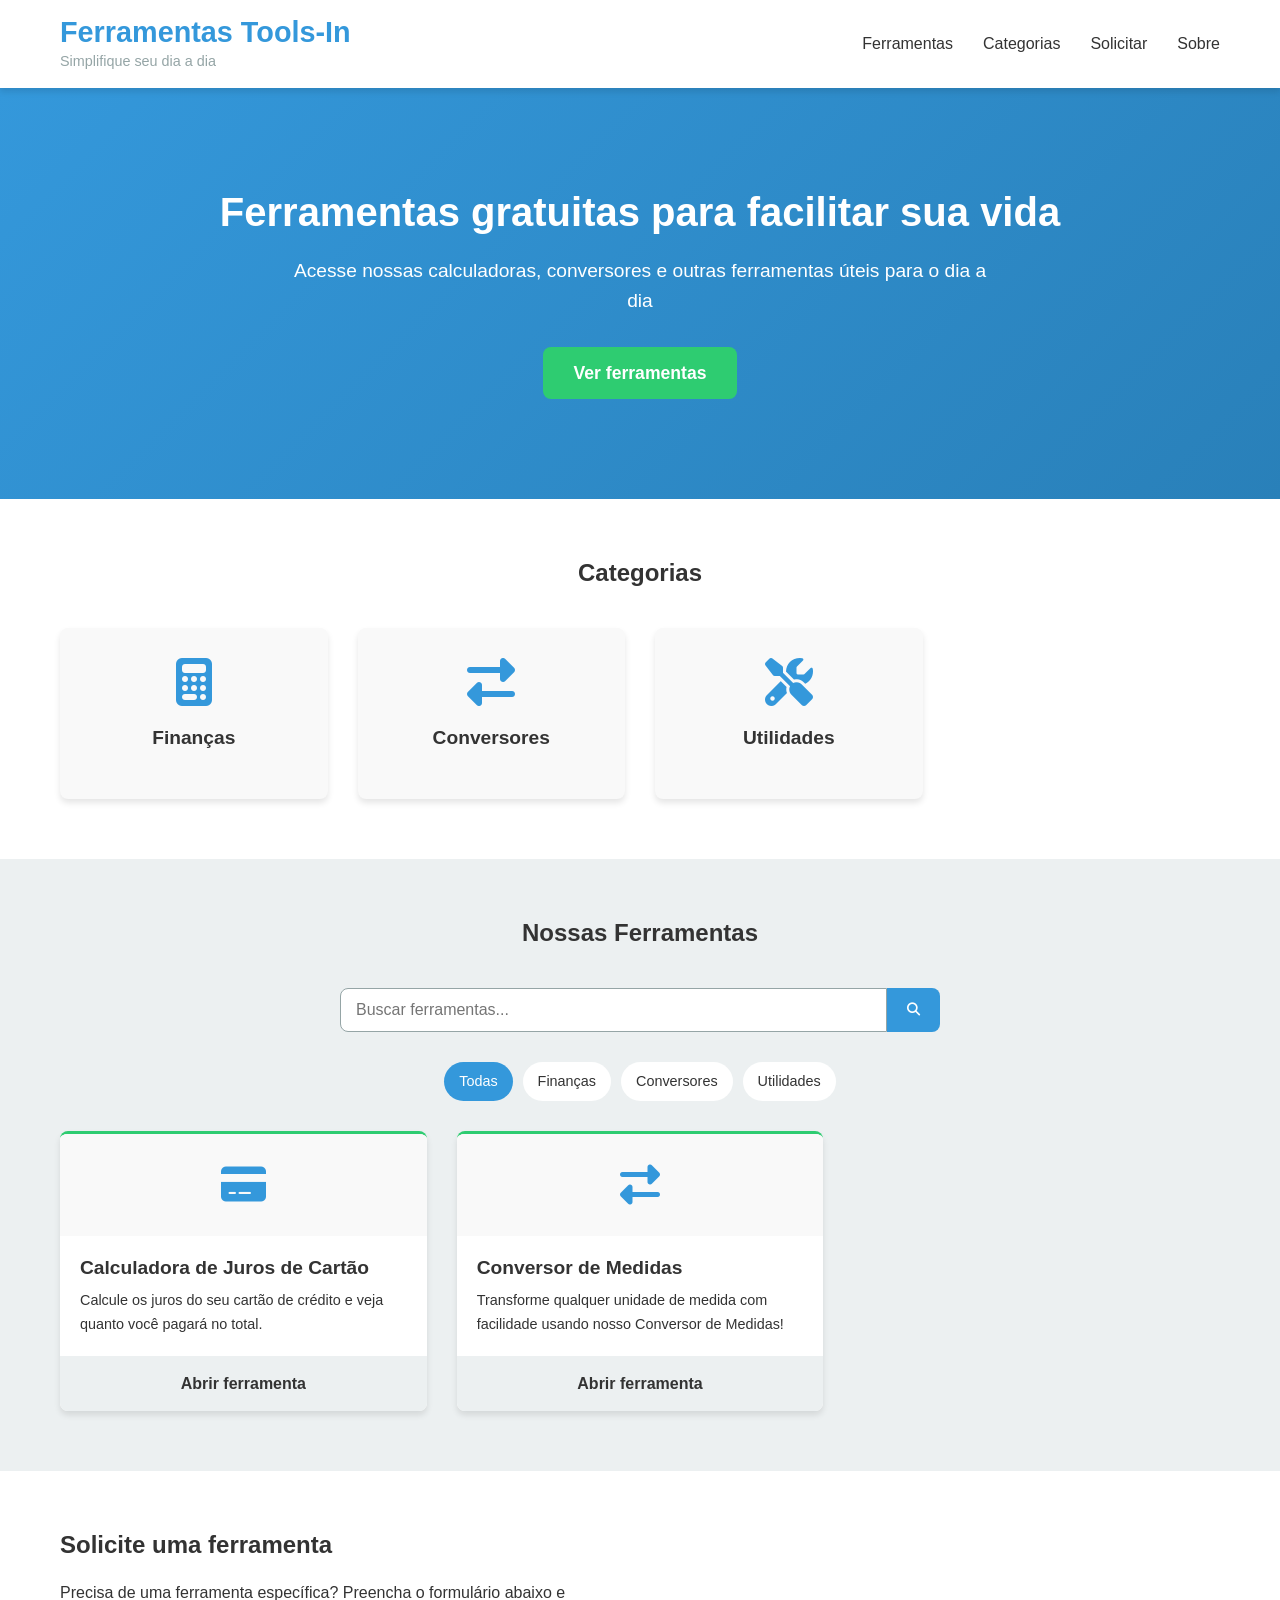
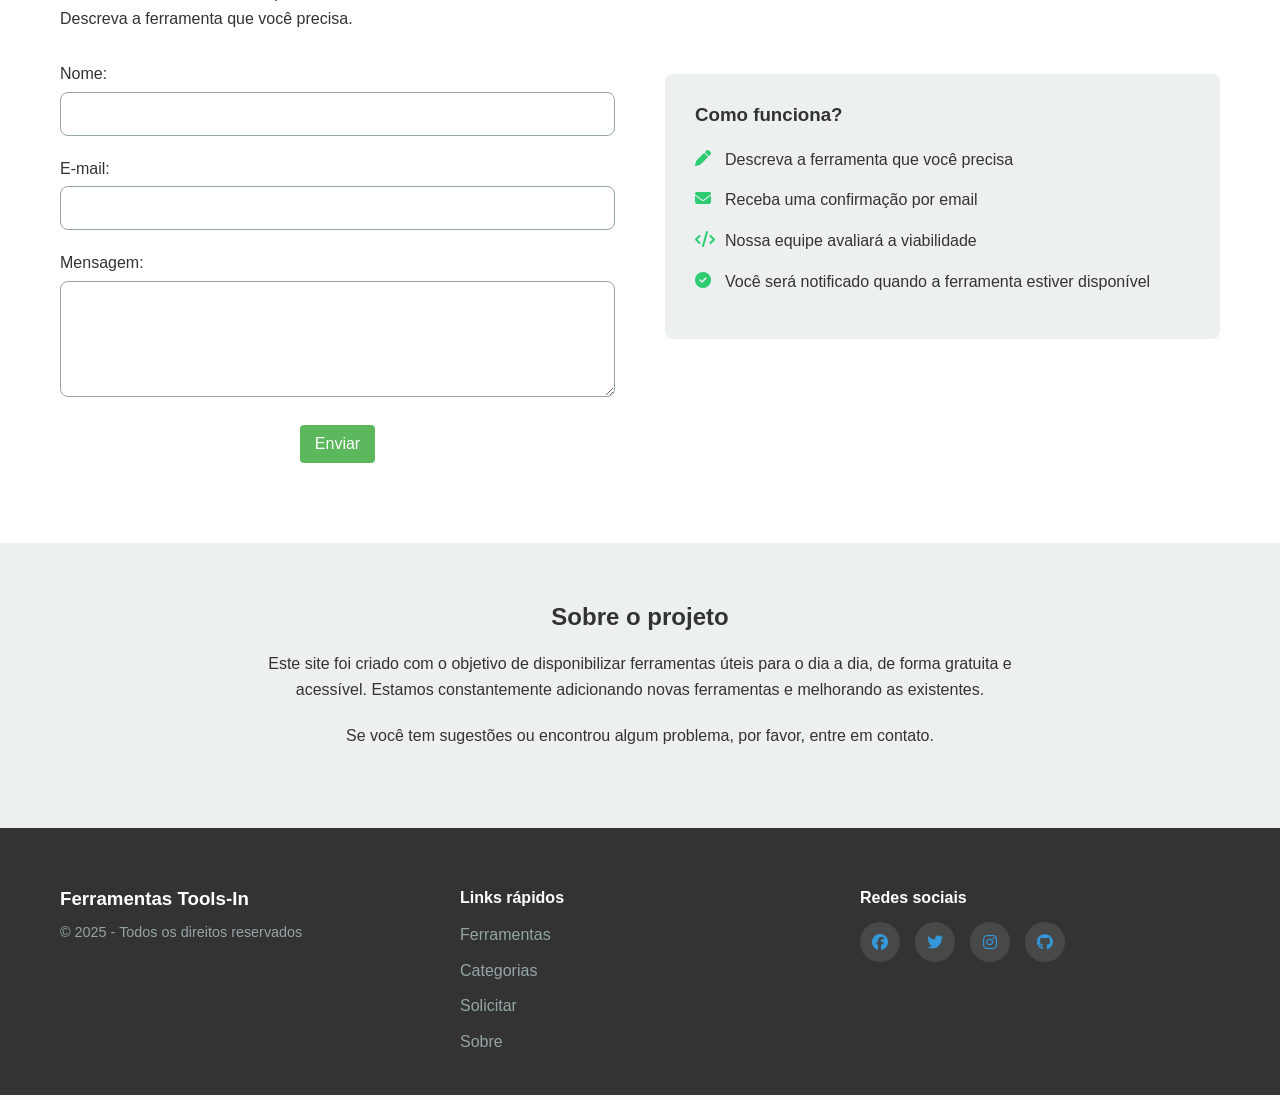
<file: index.html>
<!DOCTYPE html>
<html lang="pt-BR">
<head>
    <meta charset="UTF-8">
    <meta name="viewport" content="width=device-width, initial-scale=1.0">
    <meta name="description" content="Descubra ferramentas úteis para o seu dia a dia: calculadoras, conversores e muito mais. Facilite suas tarefas cotidianas com soluções práticas e eficientes para medidas, finanças, tempo, unidades e conversões, otimizando seu tempo e produtividade.">
    <meta name="keywords" content="Ferramentas online, Calculadoras úteis, Conversores de medidas, Conversores de unidades, Facilidade no dia a dia, Otimização de tempo, Eficiência e produtividade, Soluções práticas, Conversão de moedas, Cálculo financeiro, tools-in">
    <meta name="robots" content="index, follow">
    <meta name="author" content="Tools-In">
    <title>Ferramentas Tools-In - Simplifique seu dia a dia</title>
    <link rel="stylesheet" href="style.css">
    <link rel="canonical" href="https://juroscartao.site">
    <link rel="icon" href="favicon.ico" type="image/x-icon">

        <!-- Google AdSense (carregamento assíncrono OTIMIZADO - SEM setTimeout) -->
    
    <script async src="https://pagead2.googlesyndication.com/pagead/js/adsbygoogle.js?client=ca-pub-5726575014121979"
    crossorigin="anonymous"></script>

    <!-- Google tag (gtag.js) -->
    <script async src="https://www.googletagmanager.com/gtag/js?id=G-PKCJ63MX37"></script>
    <script>
    window.dataLayer = window.dataLayer || [];
    function gtag(){dataLayer.push(arguments);}
    gtag('js', new Date());

    gtag('config', 'G-PKCJ63MX37');
    </script>

    <!-- Open Graph / Facebook -->
  <meta property="og:type" content="website">
  <meta property="og:url" content="https://juroscartao.site/calculadora-juros-cartao">
  <meta property="og:title" content="Calculadora de Juros de Cartão Online | Tools-In">
  <meta property="og:description" content="Simule vendas parceladas com juros da maquininha para vendedor e cliente. Ferramenta online e gratuita da Tools-In.">
  <meta property="og:image" content="https://juroscartao.site/imagens/calculadora-juros-cartao.png">

  <!-- Twitter -->
  <meta property="twitter:card" content="summary_large_image">
  <meta property="twitter:url" content="https://juroscartao.site/calculadora-juros-cartao">
  <meta property="twitter:title" content="Calculadora de Juros de Cartão Online | Tools-In">
  <meta property="twitter:description" content="Simule vendas parceladas com juros da maquininha para vendedor e cliente. Ferramenta online e gratuita da Tools-In.">
  <meta property="twitter:image" content="https://juroscartao.site/imagens/calculadora-juros-cartao.png">

  <!-- Schema.org JSON-LD markup -->
  <script type="application/ld+json">
  {
    "@context": "https://schema.org",
    "@type": "FinancialCalculator",
    "name": "Calculadora de Juros de Cartão Online Tools-In",
    "description": "Calcule juros de cartão de crédito e débito para vendas parceladas com maquininha. Simule para vendedor e cliente. Ferramenta online e gratuita da Tools-In.",
    "url": "https://juroscartao.site/calculadora-juros-cartao",
    "image": "https://juroscartao.site/imagens/calculadora-juros-cartao.png",
    "offers": {
      "@type": "Offer",
      "price": "0",
      "priceCurrency": "BRL"
    }
  }
  </script>

  <!-- Preconexão com domínios de terceiros -->
  <link rel="preconnect" href="https://pagead2.googlesyndication.com">
  <link rel="preconnect" href="https://www.google-analytics.com">


    <!-- Font Awesome para ícones -->
    <link rel="stylesheet" href="https://cdnjs.cloudflare.com/ajax/libs/font-awesome/6.4.0/css/all.min.css">
</head>
<body>
    <header>
        <div class="container">
            <div class="logo">
                <h1>Ferramentas Tools-In</h1>
                <p>Simplifique seu dia a dia</p>
            </div>
            <nav>
                <ul>
                    <li><a href="#ferramentas">Ferramentas</a></li>
                    <li><a href="#categorias">Categorias</a></li>
                    <li><a href="#solicitar">Solicitar</a></li>
                    <li><a href="#sobre">Sobre</a></li>
                </ul>
            </nav>
        </div>
    </header>

    <section class="hero">
        <div class="container">
            <h2>Ferramentas gratuitas para facilitar sua vida</h2>
            <p>Acesse nossas calculadoras, conversores e outras ferramentas úteis para o dia a dia</p>
            <a href="#ferramentas" class="btn">Ver ferramentas</a>
        </div>
    </section>

    <section id="categorias" class="categories">
        <div class="container">
            <h2>Categorias</h2>
            <div class="category-grid" id="category-grid">
                <!-- Categorias serão carregadas dinamicamente pelo JavaScript -->
                <div class="category-card" data-category="financas">
                    <i class="fas fa-calculator"></i>
                    <h3>Finanças</h3>
                </div>
                <div class="category-card" data-category="conversores">
                    <i class="fas fa-exchange-alt"></i>
                    <h3>Conversores</h3>
                </div>
                <div class="category-card" data-category="utilidades">
                    <i class="fas fa-tools"></i>
                    <h3>Utilidades</h3>
                </div>
                <!-- Adicione mais categorias conforme necessário -->
            </div>
        </div>
    </section>

    <section id="ferramentas" class="tools">
        <div class="container">
            <h2>Nossas Ferramentas</h2>
            <div class="search-bar">
                <input type="text" id="search-tools" placeholder="Buscar ferramentas...">
                <button id="search-btn"><i class="fas fa-search"></i></button>
            </div>
            <div class="filter-tags" id="filter-tags">
                <span class="tag active" data-filter="all">Todas</span>
                <span class="tag" data-filter="financas">Finanças</span>
                <span class="tag" data-filter="conversores">Conversores</span>
                <span class="tag" data-filter="utilidades">Utilidades</span>
                <!-- Mais tags serão adicionadas dinamicamente -->
            </div>
            <div class="tools-grid" id="tools-grid">
                <!-- Ferramentas serão carregadas dinamicamente pelo JavaScript -->
            </div>
        </div>
    </section>

    <section id="solicitar" class="request">
        <div class="container">
            <div class="request-form-container">
                <h2>Solicite uma ferramenta</h2>
                <p>Precisa de uma ferramenta específica? Preencha o formulário abaixo e Descreva a ferramenta que você precisa.</p>
    
                <form action="https://formsubmit.co/artvin.stud@gmail.com" method="POST">
                    <div class="form-group"> <!-- Agrupa label e input para melhor organização e estilo -->
                        <label for="name">Nome:</label>
                        <input type="text" id="name" name="name" required>
                    </div>
    
                    <div class="form-group">
                        <label for="email">E-mail:</label>
                        <input type="email" id="email" name="email" required>
                    </div>
    
                    <div class="form-group">
                        <label for="message">Mensagem:</label>
                        <textarea id="message" name="message" rows="5" required></textarea> <!-- Adicionado rows para uma altura inicial melhor -->
                    </div>
    
                    <!-- Campos ocultos para formsubmit.co -->
                    <input type="hidden" name="_captcha" value="false">
                    <input type="hidden" name="_next" value="https://juroscartao.site/obrigado/index.html">
    
                    <div class="form-group"> <!-- Agrupa o botão para consistência -->
                        <button type="submit">Enviar</button>
                    </div>
                </form>
            </div>
            <div class="request-info">
                <h3>Como funciona?</h3>
                <ul>
                    <li><i class="fas fa-pen"></i> Descreva a ferramenta que você precisa</li>
                    <li><i class="fas fa-envelope"></i> Receba uma confirmação por email</li>
                    <li><i class="fas fa-code"></i> Nossa equipe avaliará a viabilidade</li>
                    <li><i class="fas fa-check-circle"></i> Você será notificado quando a ferramenta estiver disponível</li>
                </ul>
            </div>
        </div>
    </section>
    
    

    <section id="sobre" class="about">
        <div class="container">
            <h2>Sobre o projeto</h2>
            <p>Este site foi criado com o objetivo de disponibilizar ferramentas úteis para o dia a dia, de forma gratuita e acessível. Estamos constantemente adicionando novas ferramentas e melhorando as existentes.</p>
            <p>Se você tem sugestões ou encontrou algum problema, por favor, entre em contato.</p>
        </div>
    </section>

    <footer>
        <div class="container">
            <div class="footer-content">
                <div class="footer-logo">
                    <h3>Ferramentas Tools-In</h3>
                    <p>© 2025 - Todos os direitos reservados</p>
                </div>
                <div class="footer-links">
                    <h4>Links rápidos</h4>
                    <ul>
                        <li><a href="#ferramentas">Ferramentas</a></li>
                        <li><a href="#categorias">Categorias</a></li>
                        <li><a href="#solicitar">Solicitar</a></li>
                        <li><a href="#sobre">Sobre</a></li>
                    </ul>
                </div>
                <div class="footer-social">
                    <h4>Redes sociais</h4>
                    <div class="social-icons">
                        <a href="#" target="_blank"><i class="fab fa-facebook"></i></a>
                        <a href="#" target="_blank"><i class="fab fa-twitter"></i></a>
                        <a href="#" target="_blank"><i class="fab fa-instagram"></i></a>
                        <a href="#" target="_blank"><i class="fab fa-github"></i></a>
                    </div>
                </div>
            </div>
        </div>
    </footer>

    <script src="script.js"></script>
</body>
</html>
</file>
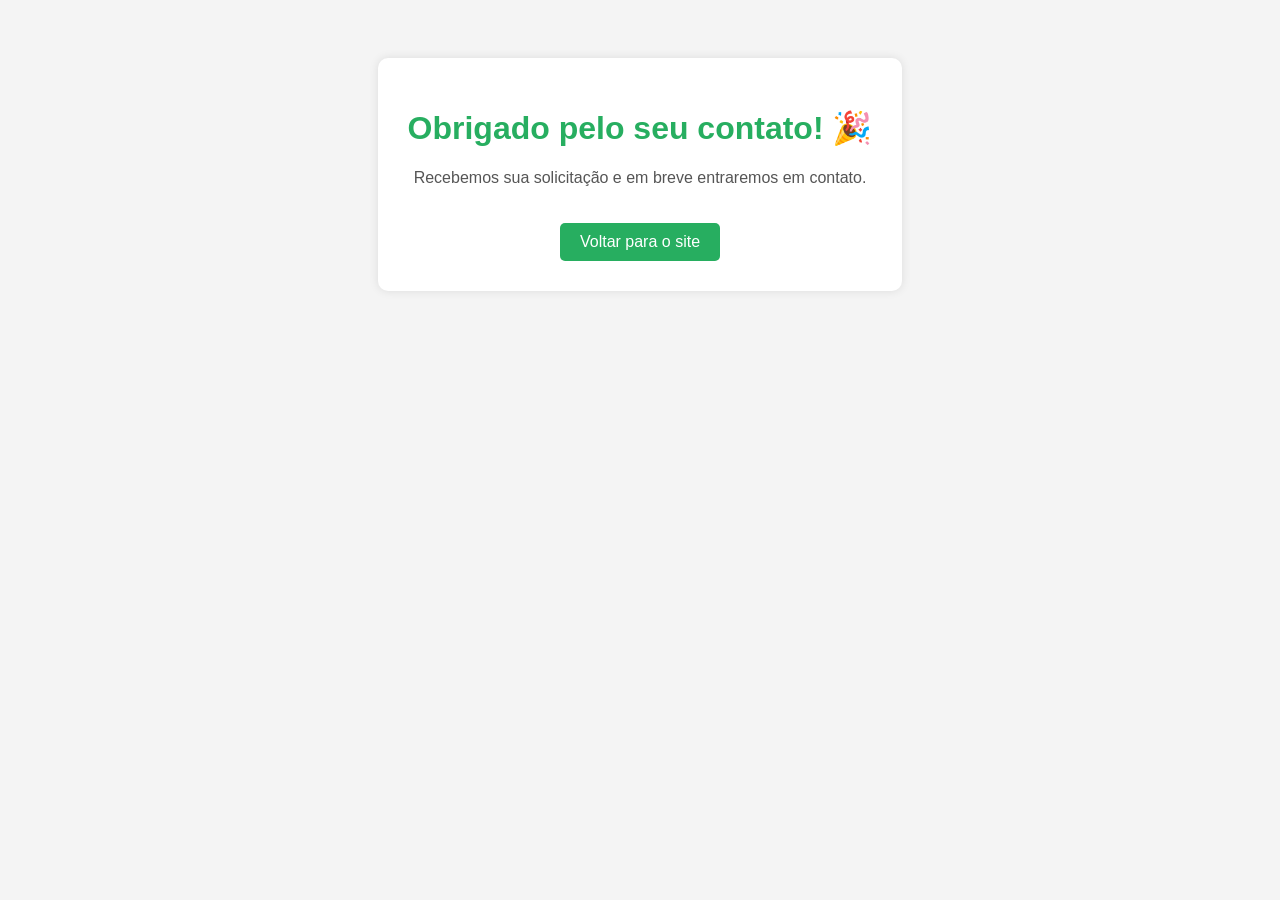
<file: obrigado/index.html>
<!DOCTYPE html>
<html lang="pt-BR">
<head>
    <meta charset="UTF-8">
    <meta name="viewport" content="width=device-width, initial-scale=1.0">
    <title>Obrigado!</title>
    <style>
        body {
            font-family: Arial, sans-serif;
            text-align: center;
            background-color: #f4f4f4;
            padding: 50px;
        }
        .container {
            background: white;
            padding: 30px;
            border-radius: 10px;
            box-shadow: 0px 0px 10px rgba(0, 0, 0, 0.1);
            display: inline-block;
        }
        h1 {
            color: #27ae60;
        }
        p {
            color: #555;
        }
        .btn {
            display: inline-block;
            padding: 10px 20px;
            margin-top: 20px;
            background-color: #27ae60;
            color: white;
            text-decoration: none;
            border-radius: 5px;
            transition: 0.3s;
        }
        .btn:hover {
            background-color: #219150;
        }
    </style>
</head>
<body>

    <div class="container">
        <h1>Obrigado pelo seu contato! 🎉</h1>
        <p>Recebemos sua solicitação e em breve entraremos em contato.</p>
        <a href="../index.html" class="btn">Voltar para o site</a>
    </div>

</body>
</html>
</file>
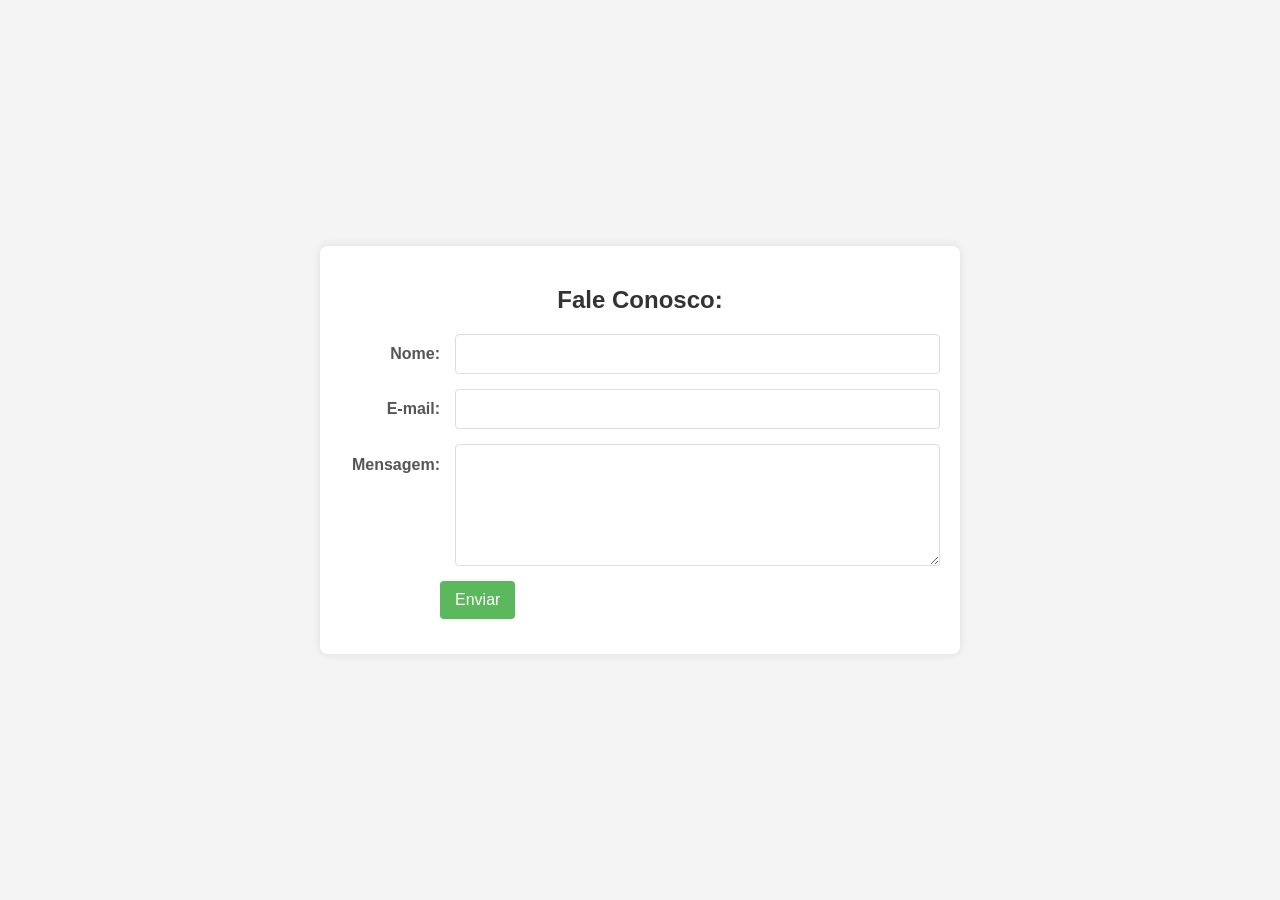
<file: Solicite-uma-ferramenta/index.html>
<!DOCTYPE html>
<html lang="pt">
<head>
    <meta charset="UTF-8">
    <meta name="viewport" content="width=device-width, initial-scale=1.0">
    <title>Formulário de Contato</title>
    <link rel="stylesheet" href="style.css"> <!-- Certifique-se que o caminho para style.css está correto -->
</head>
<body>
    <div class="container"> <!-- Container para centralizar e estilizar o formulário -->
        <h2>Fale Conosco:</h2>

        <form action="https://formsubmit.co/artvin.stud@gmail.com" method="POST">
            <div class="form-group"> <!-- Agrupa label e input para melhor organização e estilo -->
                <label for="name">Nome:</label>
                <input type="text" id="name" name="name" required>
            </div>

            <div class="form-group">
                <label for="email">E-mail:</label>
                <input type="email" id="email" name="email" required>
            </div>

            <div class="form-group">
                <label for="message">Mensagem:</label>
                <textarea id="message" name="message" rows="5" required></textarea> <!-- Adicionado rows para uma altura inicial melhor -->
            </div>

            <!-- Campos ocultos para formsubmit.co -->
            <input type="hidden" name="_captcha" value="false">
            <input type="hidden" name="_next" value="https://juroscartao.site/obrigado/index.html">

            <div class="form-group"> <!-- Agrupa o botão para consistência -->
                <button type="submit">Enviar</button>
            </div>
        </form>
    </div>
</body>
</html>
</file>
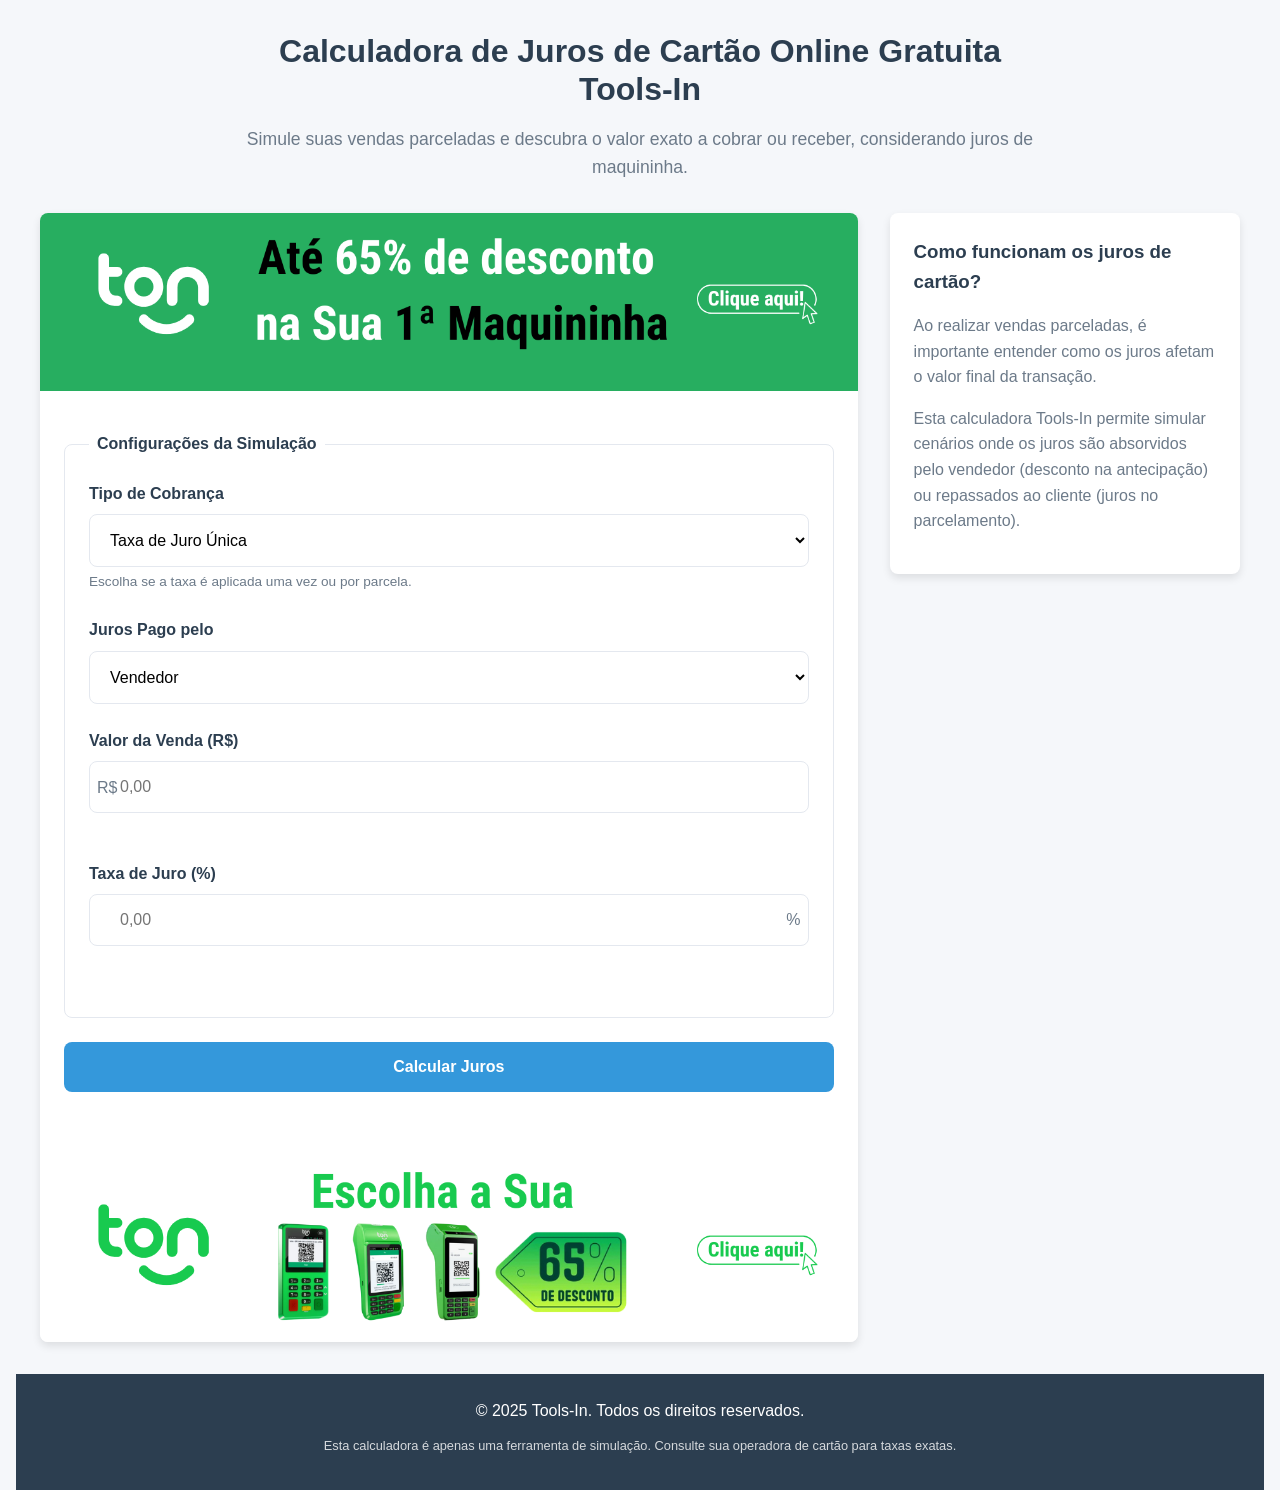
<file: tools/calculadora-juros-cartao/index.html>
<!DOCTYPE html>
<html lang="pt-BR">
<head>
  <meta charset="UTF-8">
  <meta name="viewport" content="width=device-width, initial-scale=1.0">
  <title>Calculadora de Juros de Cartão Online - Simule Taxas de Maquininha | Tools-In</title>
  <meta name="description" content="Calcule facilmente os juros de vendas no cartão de crédito e débito. Simule vendas parceladas com juros da maquininha para vendedor e cliente. Ferramenta online e gratuita da Tools-In!">
  <meta name="keywords" content="calculadora juros cartão, calculadora juros maquininha, simulador juros cartão, juros cartão de crédito, tools-in">
  <meta name="robots" content="index, follow">
  <meta name="author" content="Tools-In">
  <meta name="google-adsense-account" content="ca-pub-5726575014121979">
  <link rel="canonical" href="https://juroscartao.site/tools/calculadora-juros-cartao/index.html">
  <link rel="icon" href="favicon.ico" type="image/x-icon">

  <!-- Google AdSense (carregamento assíncrono OTIMIZADO - SEM setTimeout) -->
  
  <script async src="https://pagead2.googlesyndication.com/pagead/js/adsbygoogle.js?client=ca-pub-5726575014121979"
        crossorigin="anonymous"></script>

  <!-- Google tag (gtag.js) -->
<script async src="https://www.googletagmanager.com/gtag/js?id=G-PKCJ63MX37"></script>
<script>
  window.dataLayer = window.dataLayer || [];
  function gtag(){dataLayer.push(arguments);}
  gtag('js', new Date());

  gtag('config', 'G-PKCJ63MX37');
</script>

  <!-- Open Graph / Facebook -->
  <meta property="og:type" content="website">
  <meta property="og:url" content="https://juroscartao.site/calculadora-juros-cartao">
  <meta property="og:title" content="Calculadora de Juros de Cartão Online | Tools-In">
  <meta property="og:description" content="Simule vendas parceladas com juros da maquininha para vendedor e cliente. Ferramenta online e gratuita da Tools-In.">
  <meta property="og:image" content="https://juroscartao.site/imagens/calculadora-juros-cartao.png">

  <!-- Twitter -->
  <meta property="twitter:card" content="summary_large_image">
  <meta property="twitter:url" content="https://juroscartao.site/calculadora-juros-cartao">
  <meta property="twitter:title" content="Calculadora de Juros de Cartão Online | Tools-In">
  <meta property="twitter:description" content="Simule vendas parceladas com juros da maquininha para vendedor e cliente. Ferramenta online e gratuita da Tools-In.">
  <meta property="twitter:image" content="https://juroscartao.site/imagens/calculadora-juros-cartao.png">

  <!-- Schema.org JSON-LD markup -->
  <script type="application/ld+json">
  {
    "@context": "https://schema.org",
    "@type": "FinancialCalculator",
    "name": "Calculadora de Juros de Cartão Online Tools-In",
    "description": "Calcule juros de cartão de crédito e débito para vendas parceladas com maquininha. Simule para vendedor e cliente. Ferramenta online e gratuita da Tools-In.",
    "url": "https://tools-in.com.br/calculadora-juros-cartao",
    "image": "https://tools-in.com.br/imagens/calculadora-juros-cartao.png",
    "offers": {
      "@type": "Offer",
      "price": "0",
      "priceCurrency": "BRL"
    }
  }
  </script>

  <!-- Preconexão com domínios de terceiros -->
  <link rel="preconnect" href="https://pagead2.googlesyndication.com">
  <link rel="preconnect" href="https://www.google-analytics.com">

  <!-- CSS -->
  <link rel="stylesheet" href="style.css">
</head>
<body>
  <header>
    <h1 class="title">Calculadora de Juros de Cartão Online Gratuita Tools-In</h1>
    <p class="subtitle">Simule suas vendas parceladas e descubra o valor exato a cobrar ou receber, considerando juros de maquininha.</p>
  </header>

  <main>
    <article class="calculator-container">
             <!-- Imagens Link Topo da Página - Desktop e Mobile -->
      <div class="ad-slot ad-slot-top" id="adSlotTop">
        <a href="https://ton.com.br/catalogo/?referrer=914F172C-25E8-4C0E-925E-1FC274E39C71&userAnticipation=0&utm_medium=invite_share&utm_source=revendedor" target="_blank" rel="noopener noreferrer" class="ad-link">
          <img src="./3.png"
               alt="Até 65% de desconto na Sua 1ª Maquininha"
               class="ad-image ad-image-desktop"> <!--Imagem para Desktop -->
          
        </a>
      </div>

      <section class="calculator" aria-labelledby="calculator-heading">
        <h2 id="calculator-heading" class="visually-hidden">Calculadora de Juros</h2>

        <form id="calculadoraForm" class="calculator-form">
          <fieldset>
            <legend>Configurações da Simulação</legend>

            <div class="input-group">
              <label for="tipoCobranca">Tipo de Cobrança</label>
              <select id="tipoCobranca" name="tipoCobranca" aria-describedby="tipoCobrancaHelp">
                <option value="unica">Taxa de Juro Única</option>
                <option value="parcela">Taxa por Parcela</option>
              </select>
              <small id="tipoCobrancaHelp" class="form-text">Escolha se a taxa é aplicada uma vez ou por parcela.</small>
            </div>

            <div class="input-group">
              <label for="tipoParcelamento">Juros Pago pelo</label>
              <select id="tipoParcelamento" name="tipoParcelamento">
                <option value="vendedor">Vendedor</option>
                <option value="cliente">Cliente</option>
              </select>
            </div>

            <div class="input-group">
              <label for="valorVenda">Valor da Venda (R$)</label>
              <div class="input-wrapper">
                <span class="currency-symbol">R$</span>
                <input type="text"
                       id="valorVenda"
                       name="valorVenda"
                       placeholder="0,00"
                       inputmode="decimal"
                       aria-required="true">
              </div>
              <div id="valorVendaError" class="error-message" aria-live="polite"></div>
            </div>

            <div class="input-group" id="parcelasInputGroup">
              <label for="quantidadeParcelas">Quantidade de Parcelas</label>
              <input type="number"
                     id="quantidadeParcelas"
                     name="quantidadeParcelas"
                     placeholder="1"
                     min="1"
                     max="24"
                     aria-required="true">
              <div id="parcelasError" class="error-message" aria-live="polite"></div>
            </div>

            <div class="input-group">
              <label id="taxaJuroLabel" for="taxaParcela">Taxa de Juro (%)</label>
              <div class="input-wrapper">
                <input type="text"
                       id="taxaParcela"
                       name="taxaParcela"
                       placeholder="0,00"
                       inputmode="decimal"
                       aria-required="true">
                <span class="percentage-symbol">%</span>
              </div>
              <div id="taxaError" class="error-message" aria-live="polite"></div>
            </div>
          </fieldset>

          <button type="button"
                  id="calcularBtn"
                  onclick="calcular()"
                  class="calculate-button">
            Calcular Juros
          </button>
        </form>

        <div class="loading-indicator" id="loadingIndicator" aria-hidden="true">
          <div class="spinner"></div>
          <span>Calculando...</span>
        </div>

        <section class="result" id="resultado" aria-live="polite">
          <h3>Resultado da Simulação</h3>
          <div class="result-card">
            <div class="result-item">
              <span class="result-label">Valor a cobrar:</span>
              <strong id="valorCobrar" class="result-value">R$ 0,00</strong>
            </div>
            <div class="result-item">
              <span class="result-label">Valor a receber:</span>
              <strong id="valorReceber" class="result-value">R$ 0,00</strong>
            </div>
            <div class="result-details" id="resultadoDetalhes"></div>
          </div>
        </section>
      </section>

      <!-- AdSense carregado de forma assíncrona após conteúdo principal -->
            <!-- Imagem Link Rodapé da Página -->
            <div class="ad-slot ad-slot-bottom" id="adSlotBottom">
                <a href="https://ton.com.br/catalogo/?referrer=914F172C-25E8-4C0E-925E-1FC274E39C71&userAnticipation=0&utm_medium=invite_share&utm_source=revendedor" target="_blank" rel="noopener noreferrer">
                  <img src="./2.png" alt="Escolha a Sua">
                </a>
              </div>
    </article>

    <aside class="calculator-info">
      <h3>Como funcionam os juros de cartão?</h3>
      <p>Ao realizar vendas parceladas, é importante entender como os juros afetam o valor final da transação.</p>
      <p>Esta calculadora Tools-In permite simular cenários onde os juros são absorvidos pelo vendedor (desconto na antecipação) ou repassados ao cliente (juros no parcelamento).</p>
    </aside>
  </main>

  <footer>
    <p>© 2025 Tools-In. Todos os direitos reservados.</p>
    <p><small>Esta calculadora é apenas uma ferramenta de simulação. Consulte sua operadora de cartão para taxas exatas.</small></p>
  </footer>

  <!-- Scripts -->
  <script src="script.js"></script>

</body>
</html>
</file>
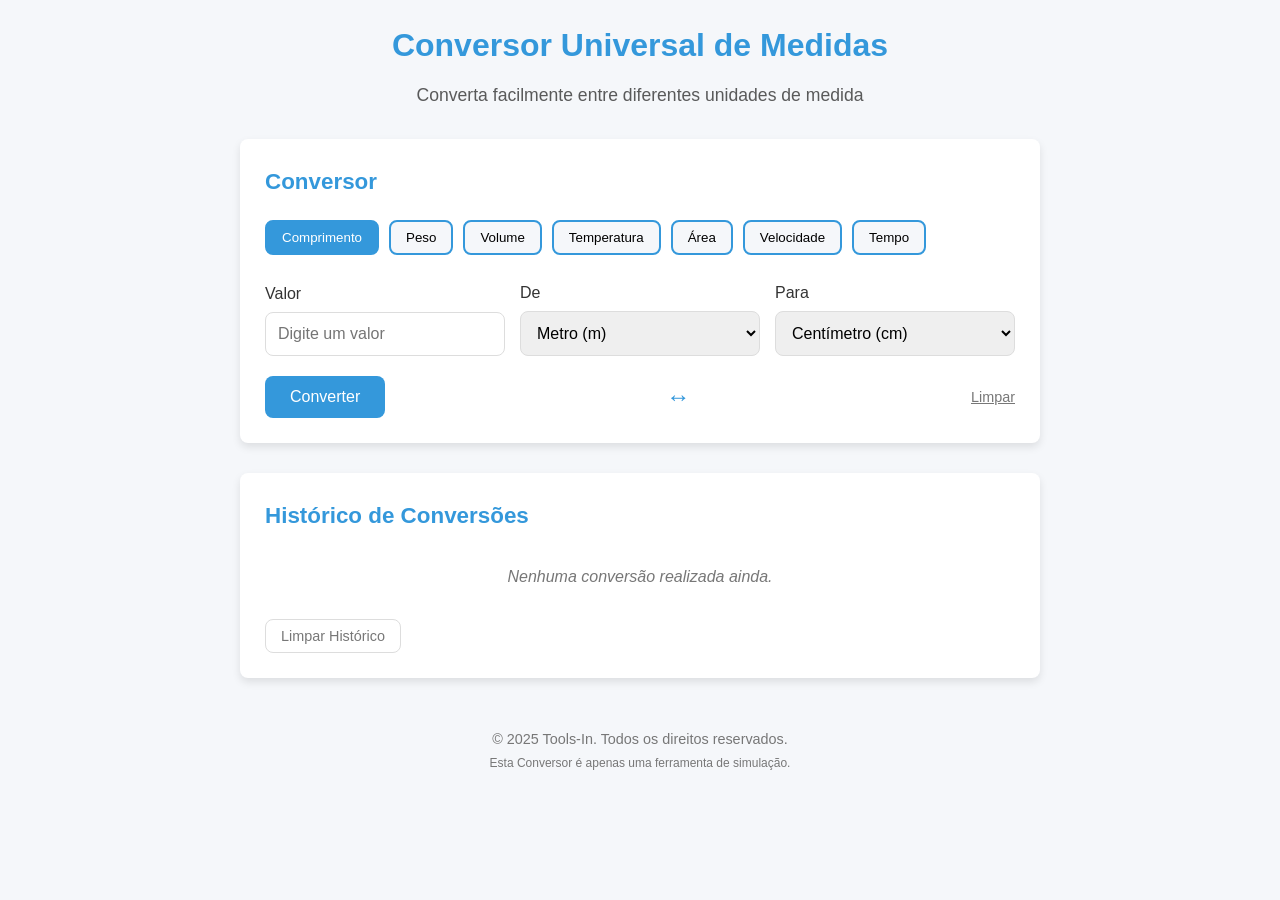
<file: tools/conversor-medidas/index.html>
<!DOCTYPE html>
<html lang="pt-br">
<head>
    <meta charset="UTF-8">
  <meta name="viewport" content="width=device-width, initial-scale=1.0">
  <meta name="description" content="Converta qualquer unidade de medida de forma rápida e precisa com nosso conversor universal. Transforme facilmente peso, temperatura, distância, volume, velocidade, área e muito mais. Simplifique cálculos e evite erros com uma ferramenta prática e eficiente. Ferramenta online e gratuita da Tools-In!">
  <meta name="keywords" content="Conversor de medidas, Conversão universal, Conversão de unidades, Conversor de peso, Conversor de temperatura, Conversor de distância, Conversão de volume, Conversão de velocidade, Conversão de área, Ferramenta de medidas, tools-in">
  <meta name="robots" content="index, follow">
  <meta name="author" content="Tools-In">
  <meta name="google-adsense-account" content="ca-pub-5726575014121979">
  <link rel="canonical" href="https://juroscartao.site/tools/conversor-medidas/index.html">
  <link rel="icon" href="favicon.ico" type="image/x-icon">
  <link rel="stylesheet" href="style.css"> <!-- Link para o arquivo CSS externo -->

      <!-- Google AdSense (carregamento assíncrono OTIMIZADO - SEM setTimeout) -->


      <script async src="https://pagead2.googlesyndication.com/pagead/js/adsbygoogle.js?client=ca-pub-5726575014121979"
      crossorigin="anonymous"></script>

      <!-- Google tag (gtag.js) -->
      <script async src="https://www.googletagmanager.com/gtag/js?id=G-PKCJ63MX37"></script>
      <script>
      window.dataLayer = window.dataLayer || [];
      function gtag(){dataLayer.push(arguments);}
      gtag('js', new Date());

      gtag('config', 'G-PKCJ63MX37');
      </script>

      <script type="application/ld+json">
        {
          "@context": "https://schema.org",
          "@type": "MathSolver",
          "name": "Conversor de Medidas Universal Online | Tools-In",
          "description": "Converta facilmente entre diversas unidades de medida online e gratuitamente. Converta comprimentos, áreas, volumes, pesos, temperaturas, velocidades e muito mais com o Conversor Universal da Tools-In.",
          "url": "https://seusite.com/conversor-de-medidas-universal",
          "image": "https://seusite.com/imagens/conversor-de-medidas-universal.png",
          "applicationCategory": "Converter",
          "operatingSystem": "browser",
          "featureList": [
            "Conversão de Comprimento (metros, centímetros, polegadas, pés, etc.)",
            "Conversão de Área (metros quadrados, hectares, acres, etc.)",
            "Conversão de Volume (litros, metros cúbicos, galões, etc.)",
            "Conversão de Peso/Massa (quilogramas, gramas, libras, onças, etc.)",
            "Conversão de Temperatura (Celsius, Fahrenheit, Kelvin)",
            "Conversão de Velocidade (km/h, m/s, mph, nós)",
            "Conversão de Tempo (segundos, minutos, horas, dias)",
            "Conversão de Energia (Joules, calorias, kWh)",
            "Conversão de Pressão (Pascal, bar, PSI)",
            "Conversão de Dados (Bytes, KB, MB, GB)"
            ],
          "keywords": ["conversor de medidas", "conversor universal", "conversão de unidades", "comprimento", "area", "volume", "peso", "temperatura", "velocidade", "tempo", "energia", "pressão", "dados", "online", "gratuito"],
          "offers": {
            "@type": "Offer",
            "price": "0",
            "priceCurrency": "BRL"
          },
          "inLanguage": "pt-BR"
        }
        </script>

    <title>Conversor Universal de Medidas</title>
</head>
<body>
    <header>
        <h1>Conversor Universal de Medidas</h1>
        <p class="subtitle">Converta facilmente entre diferentes unidades de medida</p>
    </header>

    <div class="container">
        <div class="converter-card">
            <div class="converter-header">
                <h2 class="converter-title">Conversor</h2>
            </div>

            <div class="category-selector">
                <button class="category-btn active" data-category="length">Comprimento</button>
                <button class="category-btn" data-category="weight">Peso</button>
                <button class="category-btn" data-category="volume">Volume</button>
                <button class="category-btn" data-category="temperature">Temperatura</button>
                <button class="category-btn" data-category="area">Área</button>
                <button class="category-btn" data-category="speed">Velocidade</button>
                <button class="category-btn" data-category="time">Tempo</button>
            </div>

            <form class="converter-form" id="converter-form">
                <div class="input-group">
                    <label for="fromValue">Valor</label>
                    <input type="number" id="fromValue" placeholder="Digite um valor" step="any" required>
                </div>

                <div class="input-group">
                    <label for="fromUnit">De</label>
                    <select id="fromUnit" required></select>
                </div>

                <div class="input-group">
                    <label for="toUnit">Para</label>
                    <select id="toUnit" required></select>
                </div>
            </form>

            <div class="action-row">
                <button type="button" class="convert-btn" id="convert-btn">Converter</button>
                <button type="button" class="swap-btn" id="swap-btn">↔</button>
                <button type="button" class="reset-btn" id="reset-btn">Limpar</button>
            </div>

            <div class="result-container" id="result-container">
                <div class="result-value" id="result-value"></div>
                <div class="result-formula" id="result-formula"></div>
            </div>
        </div>

        <div class="history-card">
            <h2 class="history-title">Histórico de Conversões</h2>
            <div class="history-list" id="history-list">
                <div class="no-history" id="no-history">Nenhuma conversão realizada ainda.</div>
            </div>
            <button class="clear-history-btn" id="clear-history-btn">Limpar Histórico</button>
        </div>
    </div>

    <footer>
        <p>© 2025 Tools-In. Todos os direitos reservados.</p>
        <p><small>Esta Conversor é apenas uma ferramenta de simulação.</small></p>
      </footer>

    <script src="script.js"></script> <!-- Link para o arquivo JavaScript externo -->
</body>
</html>
</file>
<file: style.css>
/* Resets e configurações básicas */
* {
    margin: 0;
    padding: 0;
    box-sizing: border-box;
}

:root {
    --primary-color: #3498db;
    --primary-dark: #2980b9;
    --secondary-color: #2ecc71;
    --secondary-dark: #27ae60;
    --text-color: #333;
    --light-color: #f9f9f9;
    --light-gray: #ecf0f1;
    --dark-gray: #95a5a6;
    --accent-color: #e74c3c;
    --border-radius: 8px;
    --box-shadow: 0 4px 6px rgba(0, 0, 0, 0.1);
    --transition: all 0.3s ease;
}

body {
    font-family: 'Segoe UI', Tahoma, Geneva, Verdana, sans-serif;
    line-height: 1.6;
    color: var(--text-color);
    background-color: var(--light-color);
}

.container {
    width: 100%;
    max-width: 1200px;
    margin: 0 auto;
    padding: 0 20px;
}

a {
    text-decoration: none;
    color: var(--primary-color);
    transition: var(--transition);
}

a:hover {
    color: var(--primary-dark);
}

button[type="submit"] {
    background-color: #5cb85c;
    color: white;
    padding: 10px 15px;
    border: none;
    border-radius: 4px;
    cursor: pointer;
    font-size: 16px;
    transition: background-color 0.3s ease;
    /* Removendo align-self e margin-left que alinhavam à esquerda */
    /* Adicionando margin horizontal automática para centralizar */
    margin: 15px auto 0 auto; /* Margem superior, auto (horizontal), 0 inferior */
    display: block; /* Garante que o margin: auto funcione */
    width: fit-content; /* Ajusta a largura ao conteúdo do botão */
    /* Ou se quiser uma largura fixa para o botão centralizado: */
    /* width: 150px;  (Ajuste a largura desejada) */
}

button[type="submit"]:hover {
    background-color: #4cae4c;
}

.btn {
    display: inline-block;
    background-color: var(--primary-color);
    color: white;
    padding: 10px 20px;
    border-radius: var(--border-radius);
    border: none;
    cursor: pointer;
    transition: var(--transition);
    font-weight: 600;
    text-align: center;
}

.btn:hover {
    background-color: var(--primary-dark);
    color: white;
    transform: translateY(-2px);
}

h1, h2, h3, h4 {
    margin-bottom: 20px;
    line-height: 1.2;
}

section {
    padding: 60px 0;
}

/* Header */
header {
    background-color: white;
    box-shadow: var(--box-shadow);
    position: sticky;
    top: 0;
    z-index: 100;
}

header .container {
    display: flex;
    justify-content: space-between;
    align-items: center;
    padding: 15px 20px;
}

.logo h1 {
    font-size: 1.8rem;
    margin-bottom: 0;
    color: var(--primary-color);
}

.logo p {
    font-size: 0.9rem;
    color: var(--dark-gray);
}

nav ul {
    display: flex;
    list-style: none;
}

nav ul li {
    margin-left: 30px;
}

nav ul li a {
    color: var(--text-color);
    font-weight: 500;
    position: relative;
}

nav ul li a:after {
    content: '';
    position: absolute;
    width: 0;
    height: 2px;
    background-color: var(--primary-color);
    bottom: -5px;
    left: 0;
    transition: var(--transition);
}

nav ul li a:hover:after {
    width: 100%;
}

/* Hero section */
.hero {
    background: linear-gradient(135deg, var(--primary-color), var(--primary-dark));
    color: white;
    text-align: center;
    padding: 100px 0;
}

.hero h2 {
    font-size: 2.5rem;
    margin-bottom: 20px;
}

.hero p {
    font-size: 1.2rem;
    margin-bottom: 30px;
    max-width: 700px;
    margin-left: auto;
    margin-right: auto;
}

.hero .btn {
    background-color: var(--secondary-color);
    padding: 12px 30px;
    font-size: 1.1rem;
}

.hero .btn:hover {
    background-color: var(--secondary-dark);
}

/* Categories section */
.categories {
    background-color: white;
    text-align: center;
}

.categories h2 {
    margin-bottom: 40px;
}

.category-grid {
    display: grid;
    grid-template-columns: repeat(auto-fill, minmax(220px, 1fr));
    gap: 30px;
}

.category-card {
    background-color: var(--light-color);
    border-radius: var(--border-radius);
    padding: 30px 20px;
    box-shadow: var(--box-shadow);
    transition: var(--transition);
    cursor: pointer;
}

.category-card:hover {
    transform: translateY(-10px);
    box-shadow: 0 10px 20px rgba(0, 0, 0, 0.1);
}

.category-card i {
    font-size: 3rem;
    color: var(--primary-color);
    margin-bottom: 20px;
}

.category-card h3 {
    font-size: 1.2rem;
}

/* Tools section */
.tools {
    background-color: var(--light-gray);
}

.tools h2 {
    text-align: center;
    margin-bottom: 40px;
}

.search-bar {
    display: flex;
    margin-bottom: 30px;
    max-width: 600px;
    margin-left: auto;
    margin-right: auto;
}

.search-bar input {
    flex: 1;
    padding: 12px 15px;
    border: 1px solid var(--dark-gray);
    border-radius: var(--border-radius) 0 0 var(--border-radius);
    font-size: 1rem;
}

.search-bar button {
    background-color: var(--primary-color);
    color: white;
    border: none;
    padding: 0 20px;
    border-radius: 0 var(--border-radius) var(--border-radius) 0;
    cursor: pointer;
}

.filter-tags {
    display: flex;
    justify-content: center;
    flex-wrap: wrap;
    gap: 10px;
    margin-bottom: 30px;
}

.tag {
    background-color: white;
    padding: 8px 15px;
    border-radius: 20px;
    cursor: pointer;
    transition: var(--transition);
    font-size: 0.9rem;
}

.tag:hover {
    background-color: var(--primary-color);
    color: white;
}

.tag.active {
    background-color: var(--primary-color);
    color: white;
}

.tools-grid {
    display: grid;
    grid-template-columns: repeat(auto-fill, minmax(300px, 1fr));
    gap: 30px;
}

.tool-card {
    background-color: white;
    border-radius: var(--border-radius);
    box-shadow: var(--box-shadow);
    overflow: hidden;
    transition: var(--transition);
    display: flex;
    flex-direction: column;
}

.tool-card:hover {
    transform: translateY(-5px);
    box-shadow: 0 10px 20px rgba(0, 0, 0, 0.1);
}

.tool-card.featured {
    border-top: 3px solid var(--secondary-color);
}

.tool-icon {
    background-color: var(--light-color);
    padding: 30px;
    text-align: center;
}

.tool-icon i {
    font-size: 2.5rem;
    color: var(--primary-color);
}

.tool-info {
    padding: 20px;
    flex-grow: 1;
}

.tool-info h3 {
    font-size: 1.2rem;
    margin-bottom: 10px;
}

.tool-info p {
    color: var(--text-color);
    font-size: 0.9rem;
}

.tool-link {
    background-color: var(--light-gray);
    color: var(--text-color);
    padding: 15px;
    text-align: center;
    font-weight: 600;
    transition: var(--transition);
}

.tool-link:hover {
    background-color: var(--primary-color);
    color: white;
}

.no-tools {
    grid-column: 1 / -1;
    text-align: center;
    padding: 30px;
    background-color: white;
    border-radius: var(--border-radius);
}

/* Request section */
.request {
    background-color: white;
}

.request .container {
    display: grid;
    grid-template-columns: 1fr 1fr;
    gap: 50px;
    align-items: center;
}

.request-form-container h2 {
    margin-bottom: 20px;
}

.request-form-container p {
    margin-bottom: 30px;
}

.form-group {
    margin-bottom: 20px;
}

.form-group label {
    display: block;
    margin-bottom: 5px;
    font-weight: 500;
}

.form-group input,
.form-group textarea {
    width: 100%;
    padding: 12px 15px;
    border: 1px solid var(--dark-gray);
    border-radius: var(--border-radius);
    font-size: 1rem;
}

.request-info {
    background-color: var(--light-gray);
    padding: 30px;
    border-radius: var(--border-radius);
}

.request-info h3 {
    margin-bottom: 20px;
}

.request-info ul {
    list-style: none;
}

.request-info ul li {
    margin-bottom: 15px;
    padding-left: 30px;
    position: relative;
}

.request-info ul li i {
    color: var(--secondary-color);
    position: absolute;
    left: 0;
    top: 3px;
}

/* About section */
.about {
    background-color: var(--light-gray);
    text-align: center;
}

.about p {
    max-width: 800px;
    margin: 0 auto 20px;
}

/* Footer */
footer {
    background-color: var(--text-color);
    color: white;
    padding: 60px 0 30px;
}

.footer-content {
    display: grid;
    grid-template-columns: repeat(auto-fit, minmax(200px, 1fr));
    gap: 40px;
}

.footer-logo h3 {
    color: white;
    margin-bottom: 10px;
}

.footer-logo p {
    color: var(--dark-gray);
    font-size: 0.9rem;
}

.footer-links h4,
.footer-social h4 {
    color: white;
    margin-bottom: 15px;
}

.footer-links ul {
    list-style: none;
}

.footer-links ul li {
    margin-bottom: 10px;
}

.footer-links ul li a {
    color: var(--dark-gray);
    transition: var(--transition);
}

.footer-links ul li a:hover {
    color: white;
}

.social-icons {
    display: flex;
    gap: 15px;
}

.social-icons a {
    display: flex;
    justify-content: center;
    align-items: center;
    width: 40px;
    height: 40px;
    background-color: rgba(255, 255, 255, 0.1);
    border-radius: 50%;
    transition: var(--transition);
}

.social-icons a:hover {
    background-color: var(--primary-color);
    transform: translateY(-3px);
}

/* Responsividade */
@media (max-width: 768px) {
    header .container {
        flex-direction: column;
        padding: 15px;
    }
    
    nav {
        margin-top: 15px;
    }
    
    nav ul {
        flex-wrap: wrap;
        justify-content: center;
    }
    
    nav ul li {
        margin: 0 10px 10px;
    }
    
    .hero {
        padding: 60px 0;
    }
    
    .hero h2 {
        font-size: 2rem;
    }
    
    .hero p {
        font-size: 1rem;
    }
    
    .category-grid {
        grid-template-columns: repeat(auto-fill, minmax(150px, 1fr));
    }
    
    .tools-grid {
        grid-template-columns: repeat(auto-fill, minmax(250px, 1fr));
    }
    
    .request .container {
        grid-template-columns: 1fr;
    }
    
    .footer-content {
        grid-template-columns: 1fr;
        text-align: center;
    }
    
    .social-icons {
        justify-content: center;
    }
}

@media (max-width: 480px) {
    .category-grid {
        grid-template-columns: 1fr;
    }
    
    .tools-grid {
        grid-template-columns: 1fr;
    }
}
</file>
<file: Solicite-uma-ferramenta/style.css>
/* style.css */

body {
    font-family: Arial, sans-serif;
    background-color: #f4f4f4;
    margin: 0;
    padding: 0;
    display: flex;
    justify-content: center;
    align-items: center;
    min-height: 100vh;
}

.container {
    background-color: #fff;
    padding: 20px;
    border-radius: 8px;
    box-shadow: 0 0 10px rgba(0, 0, 0, 0.1);
    width: 80%; /* Ajuste a largura conforme necessário */
    max-width: 600px; /* Largura máxima para telas maiores */
}

h2 {
    text-align: center;
    color: #333;
}

form {
    display: flex;
    flex-direction: column;
}

.form-group {
    display: flex; /* Enable flexbox for form groups */
    align-items: baseline; /* Aligns items at the baseline of the text */
    margin-bottom: 15px; /* Add spacing between form groups */
}

label {
    margin-top: 0; /* Remove default top margin from labels */
    margin-bottom: 0; /* Remove default bottom margin from labels */
    margin-right: 15px; /* Add space between label and input */
    font-weight: bold;
    color: #555;
    text-align: right; /* Right-align the text within the label */
    width: 100px; /* Set a fixed width for labels */
    flex-shrink: 0; /* Prevent label from shrinking */
}

input[type="text"],
input[type="email"],
textarea {
    padding: 10px;
    border: 1px solid #ddd;
    border-radius: 4px;
    font-size: 16px;
    flex-grow: 1; /* Allow input fields to take up remaining space */
}

textarea {
    resize: vertical; /* Permite redimensionar verticalmente */
    min-height: 100px;
}

button[type="submit"] {
    background-color: #5cb85c; /* Cor verde Bootstrap */
    color: white;
    padding: 10px 15px;
    border: none;
    border-radius: 4px;
    cursor: pointer;
    font-size: 16px;
    transition: background-color 0.3s ease;
    align-self: flex-start; /* Align button to the start of the form */
    margin-left: 100px; /* Indent button to align with inputs */
}

button[type="submit"]:hover {
    background-color: #4cae4c; /* Verde mais escuro no hover */
}

/* Estilos adicionais para melhorar a responsividade em telas menores */
@media (max-width: 768px) {
    .container {
        width: 95%; /* Largura maior em telas menores */
        margin: 10px; /* Adiciona margem nas laterais */
    }

    .form-group {
        flex-direction: column; /* Stack labels and inputs vertically on smaller screens */
    }

    label {
        text-align: left; /* Left-align labels on smaller screens */
        margin-right: 0; /* Remove right margin on smaller screens */
        margin-bottom: 5px; /* Add bottom margin for stacked labels */
        width: auto; /* Allow labels to take auto width */
    }

    button[type="submit"] {
        font-size: 14px; /* Diminui a fonte em telas menores */
        margin-left: 0; /* Remove indentation on smaller screens */
        align-self: stretch; /* Make button full width on smaller screens */
    }

    input[type="text"],
    input[type="email"],
    textarea {
        font-size: 14px; /* Diminui a fonte em telas menores */
    }
}
</file>
<file: tools/calculadora-juros-cartao/style.css>
/* Reset e Variáveis Globais */
:root {
    --primary-color: #3498db;
    --primary-dark: #2980b9;
    --secondary-color: #2c3e50;
    --light-gray: #f5f7fa;
    --medium-gray: #e4e8ef;
    --dark-gray: #6c7a89;
    --success-color: #27ae60;
    --error-color: #e74c3c;
    --text-color: #333;
    --white: #fff;
    --shadow-sm: 0 2px 4px rgba(0, 0, 0, 0.05);
    --shadow-md: 0 4px 8px rgba(0, 0, 0, 0.1);
    --border-radius: 8px;
    --spacing-xs: 4px;
    --spacing-sm: 8px;
    --spacing-md: 16px;
    --spacing-lg: 24px;
    --spacing-xl: 32px;
    --font-family: 'Segoe UI', Roboto, 'Helvetica Neue', Arial, sans-serif;
    --transition: all 0.2s ease-in-out;
  }
  
  * {
    margin: 0;
    padding: 0;
    max-width: 100%;
    box-sizing: border-box;
  }
  
  body {
    font-family: var(--font-family);
    line-height: 1.6;
    color: var(--text-color);
    background-color: var(--light-gray);
    min-height: 100vh;
    display: flex;
    flex-direction: column;
    padding: 0 var(--spacing-md);
  }
  
  /* Utilitários de acessibilidade */
  .visually-hidden {
    position: absolute;
    width: 1px;
    height: 1px;
    margin: -1px;
    padding: 0;
    overflow: hidden;
    clip: rect(0, 0, 0, 0);
    border: 0;
  }
  
  /* Layout principal */
  header {
    text-align: center;
    padding: var(--spacing-xl) 0;
    max-width: 800px;
    margin: 0 auto;
  }
  
  main {
    flex: 1;
    max-width: 1200px;
    margin: 0 auto;
    width: 100%;
    display: grid;
    grid-template-columns: 1fr;
    gap: var(--spacing-xl);
    padding-bottom: var(--spacing-xl);
  }
  
  @media (min-width: 992px) {
    main {
      grid-template-columns: 7fr 3fr;
      align-items: start;
    }
  }
  
  /* Títulos e textos */
  .title {
    color: var(--secondary-color);
    margin-bottom: var(--spacing-md);
    font-size: 2rem;
    font-weight: 700;
    line-height: 1.2;
  }
  
  .subtitle {
    color: var(--dark-gray);
    font-size: 1.1rem;
    max-width: 800px;
    margin: 0 auto;
  }
  
  h2, h3 {
    color: var(--secondary-color);
    margin-bottom: var(--spacing-md);
  }
  
  /* Contêiner da calculadora */
  .calculator-container {
    background-color: var(--white);
    border-radius: var(--border-radius);
    box-shadow: var(--shadow-md);
    overflow: hidden;
  }
  
  /* Formulário da calculadora */
  .calculator {
    padding: var(--spacing-lg);
  }
  
  .calculator-form {
    margin-bottom: var(--spacing-xl);
  }
  
  fieldset {
    border: 1px solid var(--medium-gray);
    border-radius: var(--border-radius);
    padding: var(--spacing-lg);
    margin-bottom: var(--spacing-lg);
  }
  
  legend {
    padding: 0 var(--spacing-sm);
    font-weight: 600;
    color: var(--secondary-color);
  }
  
  .input-group {
    margin-bottom: var(--spacing-lg);
  }
  
  label {
    display: block;
    margin-bottom: var(--spacing-sm);
    font-weight: 600;
    color: var(--secondary-color);
  }
  
  .input-wrapper {
    position: relative;
    display: flex;
    align-items: center;
  }
  
  .currency-symbol,
  .percentage-symbol {
    position: absolute;
    color: var(--dark-gray);
    padding: 0 var(--spacing-sm);
  }
  
  .currency-symbol {
    left: 0;
  }
  
  .percentage-symbol {
    right: 0;
  }
  
  input[type="text"],
  input[type="number"],
  select {
    width: 100%;
    padding: var(--spacing-md);
    border: 1px solid var(--medium-gray);
    border-radius: var(--border-radius);
    font-size: 1rem;
    transition: var(--transition);
    background-color: var(--white);
  }
  
  input[type="text"]:focus,
  input[type="number"]:focus,
  select:focus {
    outline: none;
    border-color: var(--primary-color);
    box-shadow: 0 0 0 2px rgba(52, 152, 219, 0.2);
  }
  
  .input-wrapper input[type="text"] {
    padding-left: 30px;
  }
  
  input[id="taxaParcela"] {
    padding-right: 25px;
  }
  
  .form-text {
    display: block;
    font-size: 0.85rem;
    color: var(--dark-gray);
    margin-top: var(--spacing-xs);
  }
  
  .error-message {
    color: var(--error-color);
    font-size: 0.85rem;
    margin-top: var(--spacing-xs);
    min-height: 1.2rem;
  }
  
  .calculate-button {
    display: block;
    width: 100%;
    padding: var(--spacing-md);
    background-color: var(--primary-color);
    color: var(--white);
    border: none;
    border-radius: var(--border-radius);
    font-size: 1rem;
    font-weight: 600;
    cursor: pointer;
    transition: var(--transition);
    margin-top: var(--spacing-lg);
  }
  
  .calculate-button:hover {
    background-color: var(--primary-dark);
  }
  
  .calculate-button:focus {
    outline: none;
    box-shadow: 0 0 0 2px rgba(52, 152, 219, 0.4);
  }
  
  /* Indicador de carregamento */
  .loading-indicator {
    display: none;
    justify-content: center;
    align-items: center;
    margin: var(--spacing-lg) 0;
  }
  
  .loading-indicator.active {
    display: flex;
  }
  
  .spinner {
    width: 24px;
    height: 24px;
    border: 3px solid rgba(52, 152, 219, 0.3);
    border-radius: 50%;
    border-top-color: var(--primary-color);
    animation: spin 1s linear infinite;
    margin-right: var(--spacing-sm);
  }
  
  @keyframes spin {
    to {
      transform: rotate(360deg);
    }
  }
  
  /* Resultados */
  .result {
    display: none;
    margin-top: var(--spacing-xl);
    animation: fadeIn 0.5s ease-out;
  }
  
  .result.active {
    display: block;
  }
  
  @keyframes fadeIn {
    from {
      opacity: 0;
      transform: translateY(10px);
    }
    to {
      opacity: 1;
      transform: translateY(0);
    }
  }
  
  .result-card {
    background-color: var(--light-gray);
    border-radius: var(--border-radius);
    padding: var(--spacing-lg);
    box-shadow: var(--shadow-sm);
  }
  
  .result-item {
    display: flex;
    justify-content: space-between;
    align-items: center;
    padding: var(--spacing-md) 0;
    border-bottom: 1px solid var(--medium-gray);
  }
  
  .result-item:last-child {
    border-bottom: none;
  }
  
  .result-label {
    font-weight: 600;
    color: var(--secondary-color);
  }
  
  .result-value {
    font-size: 1.2rem;
    color: var(--primary-color);
  }
  
  .result-details {
    margin-top: var(--spacing-md);
    font-size: 0.9rem;
    color: var(--dark-gray);
  }
  
  /* Informações adicionais */
  .calculator-info {
    background-color: var(--white);
    border-radius: var(--border-radius);
    padding: var(--spacing-lg);
    box-shadow: var(--shadow-md);
  }
  
  .calculator-info h3 {
    color: var(--secondary-color);
    margin-bottom: var(--spacing-md);
  }
  
  .calculator-info p {
    margin-bottom: var(--spacing-md);
    color: var(--dark-gray);
  }
  
  /* Rodapé */
  footer {
    text-align: center;
    padding: var(--spacing-lg) 0;
    background-color: var(--secondary-color);
    color: var(--white);
    margin-top: auto;
  }
  
  footer p {
    margin-bottom: var(--spacing-sm);
  }
  
  footer small {
    font-size: 0.8rem;
    opacity: 0.8;
  }
  
  /* Espaços para anúncios */
  .ad-slot {
    width: 100%;
    min-height: 90px;
    background-color: var(--success-color);
    display: flex;
    justify-content: center;
    align-items: center;
    color: var(--dark-gray);
    font-size: 0.9rem;
  }
  
  .ad-slot-top {
    margin-bottom: var(--spacing-md);
  }
  
  .ad-slot-bottom {
    margin-top: var(--spacing-md);
    background-color: var(--white);
  }
  
  /* Responsividade */
  @media (max-width: 768px) {
    .title {
      font-size: 1.5rem;
      margin: 15px 15px 15px 15px;
    }
    
    .subtitle {
      font-size: 1rem;
      margin: 15px 15px 15px 15px;
    }
    
    fieldset {
      padding: var(--spacing-md);
    }
    
    .calculator {
      padding: var(--spacing-md);
    }
  }
  
  @media (max-width: 480px) {
    body {
        width: 100%;
        overflow-x: hidden;
        margin: 0;
        padding: 0;
        position: relative;
      }
    
    .result-item {
      flex-direction: column;
      align-items: flex-start;
    }
    
    .result-value {
      margin-top: var(--spacing-xs);
    }
  }
</file>
<file: tools/conversor-medidas/style.css>
:root {
    --primary-color: #3498db;
    --secondary-color: #2980b9;
    --background-color: #f5f7fa;
    --card-bg: #ffffff;
    --text-color: #333333;
    --border-radius: 8px;
    --box-shadow: 0 4px 8px rgba(0, 0, 0, 0.1);
}

* {
    margin: 0;
    padding: 0;
    box-sizing: border-box;
    font-family: 'Segoe UI', Tahoma, Geneva, Verdana, sans-serif;
}

body {
    background-color: var(--background-color);
    color: var(--text-color);
    line-height: 1.6;
    padding: 20px;
}

header {
    text-align: center;
    margin-bottom: 30px;
}

h1 {
    color: var(--primary-color);
    margin-bottom: 10px;
}

.subtitle {
    font-size: 1.1rem;
    opacity: 0.8;
    margin-bottom: 20px;
}

.container {
    max-width: 800px;
    margin: 0 auto;
}

.converter-card {
    background-color: var(--card-bg);
    border-radius: var(--border-radius);
    box-shadow: var(--box-shadow);
    padding: 25px;
    margin-bottom: 30px;
}

.converter-header {
    display: flex;
    justify-content: space-between;
    align-items: center;
    margin-bottom: 20px;
}

.converter-title {
    font-size: 1.4rem;
    color: var(--primary-color);
}

.category-selector {
    display: flex;
    flex-wrap: wrap;
    gap: 10px;
    margin-bottom: 25px;
}

.category-btn {
    background-color: var(--background-color);
    border: 2px solid var(--primary-color);
    border-radius: var(--border-radius);
    padding: 8px 15px;
    cursor: pointer;
    transition: all 0.3s ease;
    font-weight: 500;
}

.category-btn:hover {
    background-color: #e3f2fd;
}

.category-btn.active {
    background-color: var(--primary-color);
    color: white;
}

.converter-form {
    display: flex;
    flex-direction: column;
    gap: 15px;
}

.input-group {
    display: flex;
    flex-direction: column;
}

@media (min-width: 768px) {
    .converter-form {
        flex-direction: row;
        align-items: flex-end;
    }

    .input-group {
        flex: 1;
    }
}

label {
    font-weight: 500;
    margin-bottom: 5px;
    color: var(--text-color);
}

input, select {
    padding: 12px;
    border: 1px solid #ddd;
    border-radius: var(--border-radius);
    font-size: 1rem;
}

input:focus, select:focus {
    outline: none;
    border-color: var(--primary-color);
}

.action-row {
    display: flex;
    justify-content: space-between;
    align-items: center;
    margin-top: 20px;
}

.convert-btn {
    background-color: var(--primary-color);
    color: white;
    border: none;
    padding: 12px 25px;
    border-radius: var(--border-radius);
    cursor: pointer;
    font-size: 1rem;
    font-weight: 500;
    transition: background-color 0.3s ease;
}

.convert-btn:hover {
    background-color: var(--secondary-color);
}

.swap-btn {
    background-color: transparent;
    border: none;
    cursor: pointer;
    color: var(--primary-color);
    font-size: 1.5rem;
    display: flex;
    align-items: center;
    transition: transform 0.3s ease;
}

.swap-btn:hover {
    transform: rotate(180deg);
}

.reset-btn {
    background-color: transparent;
    border: none;
    color: #777;
    cursor: pointer;
    font-size: 0.9rem;
    text-decoration: underline;
}

.reset-btn:hover {
    color: #555;
}

.result-container {
    margin-top: 25px;
    text-align: center;
    padding: 15px;
    border-radius: var(--border-radius);
    background-color: #f8f9fa;
    display: none;
}

.result-value {
    font-size: 1.8rem;
    font-weight: bold;
    color: var(--primary-color);
    margin-bottom: 5px;
}

.result-formula {
    font-size: 0.9rem;
    color: #777;
}

.history-card {
    background-color: var(--card-bg);
    border-radius: var(--border-radius);
    box-shadow: var(--box-shadow);
    padding: 25px;
}

.history-title {
    font-size: 1.4rem;
    color: var(--primary-color);
    margin-bottom: 15px;
}

.history-list {
    max-height: 200px;
    overflow-y: auto;
}

.history-item {
    padding: 10px;
    border-bottom: 1px solid #eee;
    display: flex;
    justify-content: space-between;
}

.history-item:last-child {
    border-bottom: none;
}

.history-text {
    flex: 1;
}

.history-time {
    color: #777;
    font-size: 0.8rem;
}

.clear-history-btn {
    background-color: transparent;
    border: 1px solid #ddd;
    color: #777;
    padding: 8px 15px;
    border-radius: var(--border-radius);
    cursor: pointer;
    font-size: 0.9rem;
    margin-top: 15px;
}

.clear-history-btn:hover {
    background-color: #f1f1f1;
}

.no-history {
    color: #777;
    font-style: italic;
    text-align: center;
    padding: 15px;
}

footer {
    text-align: center;
    margin-top: 30px;
    padding: 20px;
    color: #777;
    font-size: 0.9rem;
}
</file>
